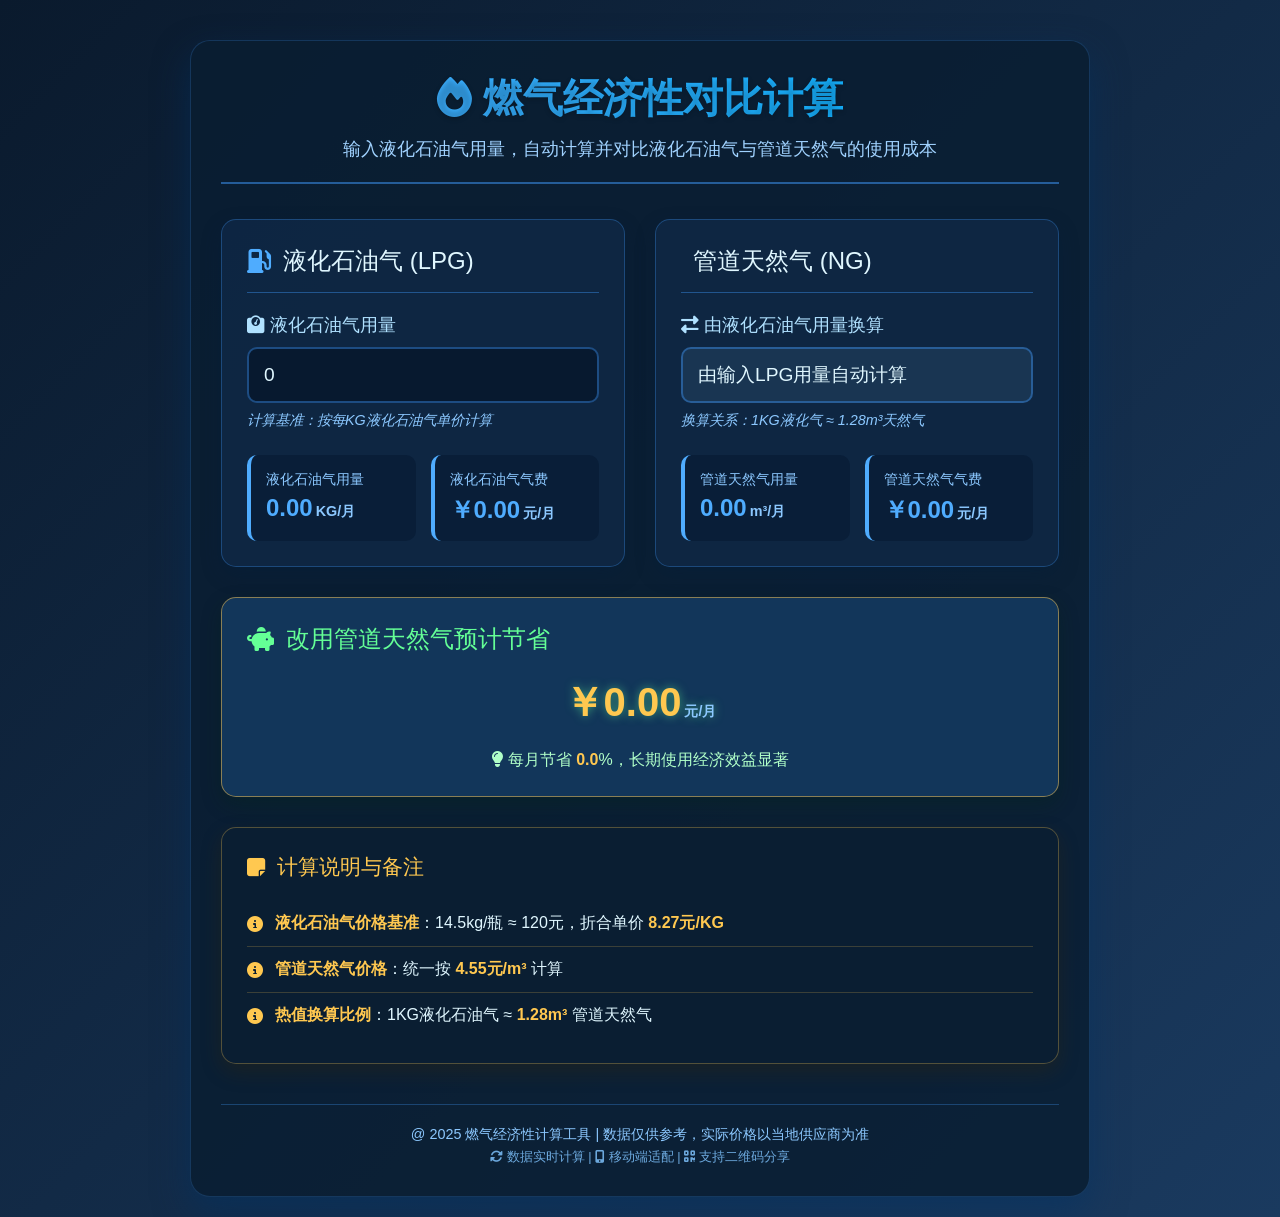
<file: index.html>
<!DOCTYPE html>
<html lang="zh-CN">
<head>
    <meta http-equiv="Content-Type" content="text/html; charset=utf-8" />
    <meta charset="utf-8">
    <!-- 上面一行是标准写法，下面一行是针对旧IE的强声明 -->
    <!--[if IE]><meta http-equiv="X-UA-Compatible" content="IE=edge,chrome=1"><![endif]-->
    <meta name="viewport" content="width=device-width, initial-scale=1.0">
    <title>燃气经济性对比计算</title>
    <link rel="stylesheet" href="https://cdnjs.cloudflare.com/ajax/libs/font-awesome/6.4.0/css/all.min.css">
    <style>
        * {
            margin: 0;
            padding: 0;
            box-sizing: border-box;
            font-family: 'Segoe UI', 'Microsoft YaHei', sans-serif;
        }
        
        body {
            background: linear-gradient(135deg, #0a1a2d 0%, #1a3a5f 100%);
            color: #e0f7ff;
            min-height: 100vh;
            padding: 20px;
            display: flex;
            flex-direction: column;
            align-items: center;
        }
        
        .container {
            width: 100%;
            max-width: 900px;
            background: rgba(10, 30, 50, 0.85);
            border-radius: 20px;
            padding: 30px;
            box-shadow: 0 15px 35px rgba(0, 50, 100, 0.5);
            border: 1px solid rgba(64, 156, 255, 0.2);
            margin-top: 20px;
        }
        
        .header {
            text-align: center;
            margin-bottom: 35px;
            padding-bottom: 20px;
            border-bottom: 2px solid rgba(64, 156, 255, 0.5);
        }
        
        .header h1 {
            font-size: 2.5rem;
            margin-bottom: 10px;
            background: linear-gradient(90deg, #4facfe 0%, #00b3ff 100%);
            -webkit-background-clip: text;
            background-clip: text;
            color: transparent;
            text-shadow: 0 2px 5px rgba(0, 0, 0, 0.2);
        }
        
        .header p {
            color: #a0d2ff;
            font-size: 1.1rem;
            max-width: 700px;
            margin: 0 auto;
            line-height: 1.5;
        }
        
        .calculator-grid {
            display: grid;
            grid-template-columns: repeat(auto-fit, minmax(400px, 1fr));
            gap: 30px;
            margin-bottom: 30px;
        }
        
        .card {
            background: rgba(15, 40, 70, 0.8);
            border-radius: 15px;
            padding: 25px;
            border: 1px solid rgba(64, 156, 255, 0.3);
            transition: all 0.3s ease;
            box-shadow: 0 8px 20px rgba(0, 30, 60, 0.3);
        }
        
        .card:hover {
            transform: translateY(-5px);
            border-color: rgba(64, 156, 255, 0.6);
            box-shadow: 0 12px 25px rgba(0, 40, 80, 0.4);
        }
        
        .card-title {
            display: flex;
            align-items: center;
            font-size: 1.5rem;
            margin-bottom: 20px;
            padding-bottom: 15px;
            border-bottom: 1px solid rgba(64, 156, 255, 0.4);
        }
        
        .card-title i {
            margin-right: 12px;
            color: #4facfe;
        }
        
        .input-group {
            margin-bottom: 25px;
        }
        
        .input-group label {
            display: block;
            margin-bottom: 10px;
            color: #b0e1ff;
            font-weight: 500;
            font-size: 1.1rem;
        }
        
        .input-group input {
            width: 100%;
            padding: 15px;
            background: rgba(5, 20, 40, 0.7);
            border: 2px solid rgba(64, 156, 255, 0.4);
            border-radius: 10px;
            color: #e0f7ff;
            font-size: 1.2rem;
            transition: all 0.3s;
        }
        
        .input-group input:focus {
            outline: none;
            border-color: #4facfe;
            box-shadow: 0 0 0 3px rgba(79, 172, 254, 0.2);
        }
        
        .result-grid {
            display: grid;
            grid-template-columns: repeat(2, 1fr);
            gap: 15px;
            margin-top: 20px;
        }
        
        .result-item {
            background: rgba(5, 25, 50, 0.6);
            padding: 15px;
            border-radius: 10px;
            border-left: 4px solid #4facfe;
        }
        
        .result-label {
            font-size: 0.9rem;
            color: #8cc8ff;
            margin-bottom: 5px;
        }
        
        .result-value {
            font-size: 1.5rem;
            font-weight: 700;
            color: #4facfe;
        }
        
        .result-unit {
            font-size: 0.9rem;
            color: #8cc8ff;
            margin-left: 3px;
        }
        
        .savings-card {
            background: rgba(20, 60, 100, 0.8);
            border-radius: 15px;
            padding: 25px;
            border: 1px solid rgba(100, 255, 150, 0.3);
            margin-bottom: 30px;
            box-shadow: 0 8px 20px rgba(0, 40, 20, 0.3);
        }
        
        .savings-title {
            color: #64ff96;
            font-size: 1.5rem;
            margin-bottom: 20px;
            display: flex;
            align-items: center;
        }
        
        .savings-title i {
            margin-right: 12px;
        }
        
        .savings-value {
            font-size: 2.5rem;
            font-weight: 800;
            text-align: center;
            margin: 20px 0;
            color: #64ff96;
            text-shadow: 0 0 10px rgba(100, 255, 150, 0.5);
        }
        
        .notes {
            background: rgba(10, 30, 50, 0.9);
            border-radius: 15px;
            padding: 25px;
            border: 1px solid rgba(255, 200, 80, 0.3);
            box-shadow: 0 8px 20px rgba(60, 40, 0, 0.3);
        }
        
        .notes-title {
            color: #ffc850;
            font-size: 1.3rem;
            margin-bottom: 20px;
            display: flex;
            align-items: center;
        }
        
        .notes-title i {
            margin-right: 12px;
        }
        
        .notes-list {
            list-style-type: none;
        }
        
        .notes-list li {
            padding: 12px 0;
            border-bottom: 1px solid rgba(255, 200, 80, 0.2);
            display: flex;
            align-items: flex-start;
        }
        
        .notes-list li:last-child {
            border-bottom: none;
        }
        
        .notes-list i {
            color: #ffc850;
            margin-right: 12px;
            margin-top: 3px;
        }
        
        .footer {
            text-align: center;
            margin-top: 40px;
            color: #8cc8ff;
            font-size: 0.9rem;
            padding-top: 20px;
            border-top: 1px solid rgba(64, 156, 255, 0.3);
            width: 100%;
        }
        
        @media (max-width: 768px) {
            .calculator-grid {
                grid-template-columns: 1fr;
            }
            
            .container {
                padding: 20px;
            }
            
            .header h1 {
                font-size: 2rem;
            }
        }
        
        @media (max-width: 480px) {
            .result-grid {
                grid-template-columns: 1fr;
            }
            
            .savings-value {
                font-size: 2rem;
            }
        }
        
        .highlight {
            color: #ffc850;
            font-weight: 600;
        }
        
        .formula-note {
            font-size: 0.9rem;
            color: #8cc8ff;
            margin-top: 8px;
            font-style: italic;
        }
    </style>
</head>
<body>
    <div class="container">
        <div class="header">
            <h1><i class="fas fa-fire"></i> 燃气经济性对比计算</h1>
            <p>输入液化石油气用量，自动计算并对比液化石油气与管道天然气的使用成本</p>
        </div>
        
        <div class="calculator-grid">
            <div class="card">
                <div class="card-title">
                    <i class="fas fa-gas-pump"></i> 液化石油气 (LPG)
                </div>
                
                <div class="input-group">
                    <label for="lpgAmount"><i class="fas fa-weight"></i> 液化石油气用量</label>
                    <input type="number" id="lpgAmount" placeholder="请输入每月使用量（KG）" min="0" step="0.1">
                    <div class="formula-note">计算基准：按每KG液化石油气单价计算</div>
                </div>
                
                <div class="result-grid">
                    <div class="result-item">
                        <div class="result-label">液化石油气用量</div>
                        <div class="result-value"><span id="lpgAmountResult">0</span><span class="result-unit">KG/月</span></div>
                    </div>
                    <div class="result-item">
                        <div class="result-label">液化石油气气费</div>
                        <div class="result-value">￥<span id="lpgCostResult">0.00</span><span class="result-unit">元/月</span></div>
                    </div>
                </div>
            </div>
            
            <div class="card">
                <div class="card-title">
                    <i class="fas fa-pipe"></i> 管道天然气 (NG)
                </div>
                
                <div class="input-group">
                    <label><i class="fas fa-exchange-alt"></i> 由液化石油气用量换算</label>
                    <input type="text" value="由输入LPG用量自动计算" disabled style="background: rgba(30, 60, 90, 0.7);">
                    <div class="formula-note">换算关系：1KG液化气 ≈ 1.28m³天然气</div>
                </div>
                
                <div class="result-grid">
                    <div class="result-item">
                        <div class="result-label">管道天然气用量</div>
                        <div class="result-value"><span id="ngAmountResult">0</span><span class="result-unit">m³/月</span></div>
                    </div>
                    <div class="result-item">
                        <div class="result-label">管道天然气气费</div>
                        <div class="result-value">￥<span id="ngCostResult">0.00</span><span class="result-unit">元/月</span></div>
                    </div>
                </div>
            </div>
        </div>
        
        <div class="savings-card">
            <div class="savings-title">
                <i class="fas fa-piggy-bank"></i> 改用管道天然气预计节省
            </div>
            <div class="savings-value">￥<span id="savingsResult">0.00</span><span class="result-unit">元/月</span></div>
            <div style="text-align: center; color: #b0ffc8;">
                <i class="fas fa-lightbulb"></i> 每月节省 <span class="highlight" id="savingsPercent">0</span>%，长期使用经济效益显著
            </div>
        </div>
        
        <div class="notes">
            <div class="notes-title">
                <i class="fas fa-sticky-note"></i> 计算说明与备注
            </div>
            <ul class="notes-list">
                <li>
                    <i class="fas fa-info-circle"></i>
                    <div>
                        <span class="highlight">液化石油气价格基准</span>：14.5kg/瓶 ≈ 120元，折合单价 <span class="highlight">8.27元/KG</span>
                    </div>
                </li>
                <li>
                    <i class="fas fa-info-circle"></i>
                    <div>
                        <span class="highlight">管道天然气价格</span>：统一按 <span class="highlight">4.55元/m³</span> 计算
                    </div>
                </li>
                <li>
                    <i class="fas fa-info-circle"></i>
                    <div>
                        <span class="highlight">热值换算比例</span>：1KG液化石油气 ≈ <span class="highlight">1.28m³</span> 管道天然气
                    </div>
                </li>
            </ul>
        </div>
        
        <div class="footer">
            <p>@ 2025 燃气经济性计算工具 | 数据仅供参考，实际价格以当地供应商为准</p>
            <p style="margin-top: 5px; font-size: 0.8rem; color: #6ca8dd;">
                <i class="fas fa-sync-alt"></i> 数据实时计算 | <i class="fas fa-mobile-alt"></i> 移动端适配 | <i class="fas fa-qrcode"></i> 支持二维码分享
            </p>
        </div>
    </div>

    <script>
        // 获取输入元素和结果元素
        const lpgAmountInput = document.getElementById('lpgAmount');
        const lpgAmountResult = document.getElementById('lpgAmountResult');
        const lpgCostResult = document.getElementById('lpgCostResult');
        const ngAmountResult = document.getElementById('ngAmountResult');
        const ngCostResult = document.getElementById('ngCostResult');
        const savingsResult = document.getElementById('savingsResult');
        const savingsPercent = document.getElementById('savingsPercent');
        
        // 计算常数
        const LPG_PRICE_PER_KG = 8.27; // 液化石油气单价：元/KG
        const NG_PRICE_PER_CUBIC = 4.55; // 管道天然气单价：元/m³
        const CONVERSION_RATE = 1.28; // 1KG液化石油气 ≈ 1.28m3天然气
        
        // 格式化数字，保留两位小数
        function formatNumber(num) {
            return num.toFixed(2).replace(/\B(?=(\d{3})+(?!\d))/g, ',');
        }
        
        // 计算并更新所有结果
        function calculateResults() {
            // 获取输入值，如果为空或无效则设为0
            const lpgAmount = parseFloat(lpgAmountInput.value) || 0;
            
            // 液化石油气计算结果
            const lpgCost = lpgAmount * LPG_PRICE_PER_KG;
            
            // 管道天然气计算结果
            const ngAmount = lpgAmount * CONVERSION_RATE;
            const ngCost = ngAmount * NG_PRICE_PER_CUBIC;
            
            // 节省费用计算
            const savings = lpgCost - ngCost;
            const savingsPercentage = lpgCost > 0 ? ((savings / lpgCost) * 100) : 0;
            
            // 更新页面显示
            lpgAmountResult.textContent = formatNumber(lpgAmount);
            lpgCostResult.textContent = formatNumber(lpgCost);
            ngAmountResult.textContent = formatNumber(ngAmount);
            ngCostResult.textContent = formatNumber(ngCost);
            savingsResult.textContent = formatNumber(savings);
            savingsPercent.textContent = savingsPercentage.toFixed(1);
            
            // 根据节省费用调整颜色
            const savingsElement = document.querySelector('.savings-value');
            if (savings > 0) {
                savingsElement.style.color = '#64ff96';
                document.querySelector('.savings-card').style.borderColor = 'rgba(100, 255, 150, 0.5)';
            } else if (savings < 0) {
                savingsElement.style.color = '#ff6464';
                document.querySelector('.savings-card').style.borderColor = 'rgba(255, 100, 100, 0.5)';
            } else {
                savingsElement.style.color = '#ffc850';
                document.querySelector('.savings-card').style.borderColor = 'rgba(255, 200, 80, 0.5)';
            }
        }
        
        // 添加输入事件监听
        lpgAmountInput.addEventListener('input', calculateResults);
        
        // 添加键盘快捷键支持
        document.addEventListener('keydown', function(event) {
            // Ctrl + R 重置输入
            if (event.ctrlKey && event.key === 'r') {
                event.preventDefault();
                lpgAmountInput.value = '';
                calculateResults();
            }
            
            // 上/下箭头增加/减少输入值
            if (event.target === lpgAmountInput) {
                if (event.key === 'ArrowUp') {
                    event.preventDefault();
                    const currentValue = parseFloat(lpgAmountInput.value) || 0;
                    lpgAmountInput.value = currentValue + 1;
                    calculateResults();
                } else if (event.key === 'ArrowDown') {
                    event.preventDefault();
                    const currentValue = parseFloat(lpgAmountInput.value) || 0;
                    lpgAmountInput.value = Math.max(0, currentValue - 1);
                    calculateResults();
                }
            }
        });
        
        // 页面加载时初始化计算
        document.addEventListener('DOMContentLoaded', function() {
            // 设置一个示例初始值，方便演示
            lpgAmountInput.value = '0';
            calculateResults();
            
            // 添加输入框焦点效果
            lpgAmountInput.addEventListener('focus', function() {
                this.select();
            });
        });
        
        // 添加移动端触摸支持
        let touchStartY = 0;
        lpgAmountInput.addEventListener('touchstart', function(event) {
            touchStartY = event.touches[0].clientY;
        });
        
        lpgAmountInput.addEventListener('touchend', function(event) {
            const touchEndY = event.changedTouches[0].clientY;
            const diff = touchStartY - touchEndY;
            const currentValue = parseFloat(lpgAmountInput.value) || 0;
            
            // 如果上下滑动距离大于10px，则调整数值
            if (Math.abs(diff) > 10) {
                if (diff > 0) {
                    // 向上滑动，增加数值
                    lpgAmountInput.value = currentValue + 1;
                } else {
                    // 向下滑动，减少数值
                    lpgAmountInput.value = Math.max(0, currentValue - 1);
                }
                calculateResults();
            }
        });
    </script>
</body>
</html>
</file>
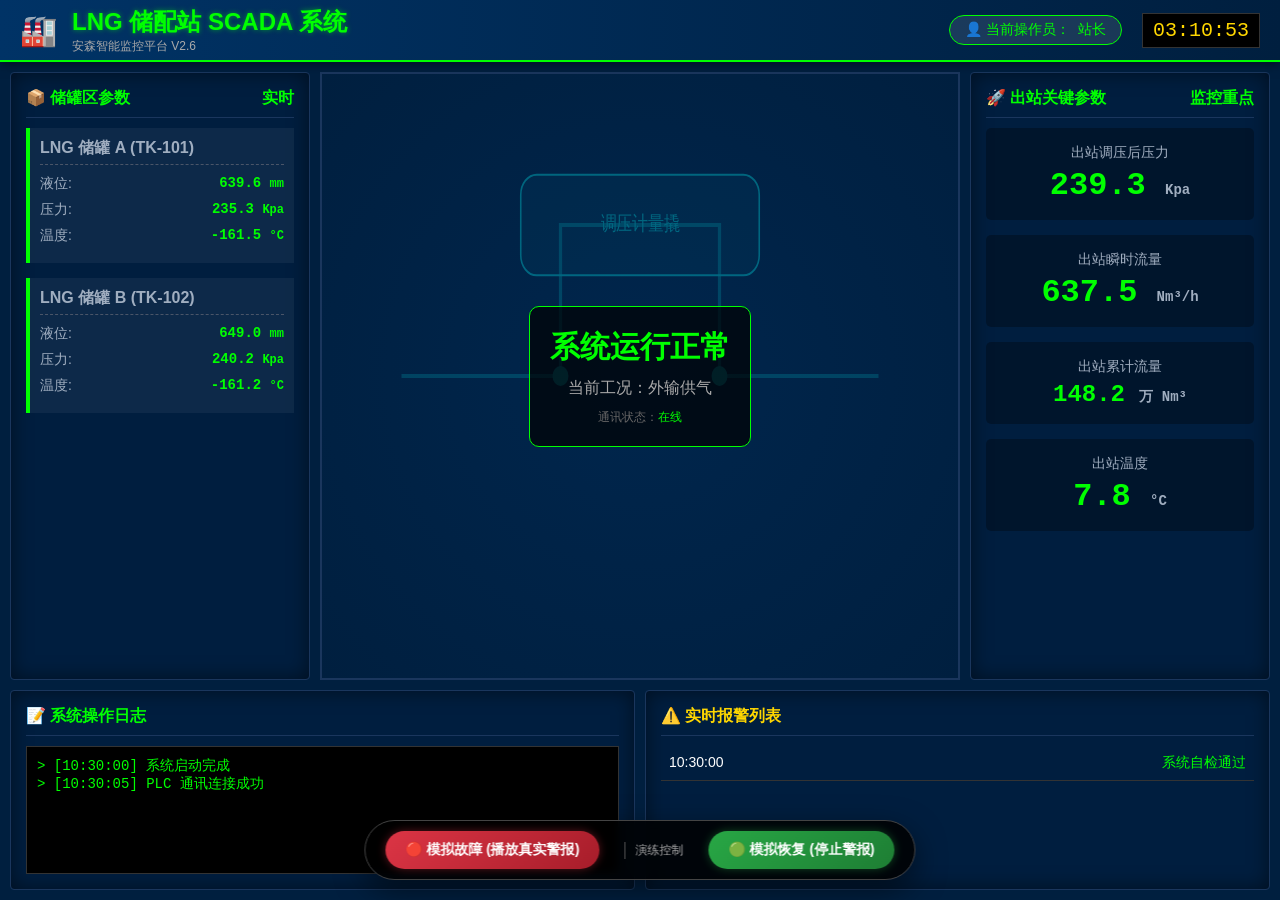
<file: scada_monitor_v7.html>
﻿<!DOCTYPE html>
<html lang="zh-CN">
<head>
    <meta charset="UTF-8">
    <meta name="viewport" content="width=device-width, initial-scale=1.0">
    <title>LNG 储配站 SCADA 监控系统 (真实警报版)</title>
    <style>
        :root {
            --bg-color: #001f3f;
            --panel-bg: rgba(0, 31, 63, 0.8);
            --text-main: #ffffff;
            --text-dim: #a0aec0;
            --success: #00ff00;
            --warning: #ffd700;
            --danger: #ff0000;
            --pipe-active: #00ffff;
            --border: #2d3748;
        }

        body {
            margin: 0;
            padding: 0;
            background-color: var(--bg-color);
            color: var(--text-main);
            font-family: "Segoe UI", "Microsoft YaHei", sans-serif;
            overflow: hidden;
            height: 100vh;
            display: flex;
            flex-direction: column;
            transition: background-color 0.5s;
        }

        header {
            height: 60px;
            background: linear-gradient(to right, #003366, #001f3f);
            border-bottom: 2px solid var(--success);
            display: flex;
            align-items: center;
            justify-content: space-between;
            padding: 0 20px;
            box-shadow: 0 2px 10px rgba(0,0,0,0.5);
            z-index: 100;
        }

        .logo-area { display: flex; align-items: center; gap: 15px; }
        .logo-text { font-size: 24px; font-weight: bold; color: var(--success); text-shadow: 0 0 5px rgba(0, 255, 0, 0.5); }
        .header-right { display: flex; align-items: center; gap: 20px; }
        
        .operator-badge {
            background: rgba(255,255,255,0.1);
            padding: 5px 15px;
            border-radius: 20px;
            border: 1px solid var(--success);
            font-size: 14px;
            color: var(--success);
            display: flex;
            align-items: center;
            gap: 8px;
            transition: all 0.3s;
        }
        .operator-badge.alarm {
            border-color: var(--danger);
            color: var(--danger);
            background: rgba(255,0,0,0.2);
            animation: blink-border 1s infinite;
        }

        .system-time {
            font-family: "Courier New", monospace;
            font-size: 20px;
            color: var(--warning);
            background: #000;
            padding: 5px 10px;
            border: 1px solid #333;
        }

        .main-layout {
            display: grid;
            grid-template-columns: 300px 1fr 300px;
            grid-template-rows: 1fr 200px;
            gap: 10px;
            padding: 10px;
            flex: 1;
        }

        .panel {
            background: var(--panel-bg);
            border: 1px solid #1a365d;
            border-radius: 4px;
            padding: 15px;
            display: flex;
            flex-direction: column;
            box-shadow: inset 0 0 20px rgba(0,0,0,0.5);
        }

        .panel-title {
            font-size: 16px;
            color: var(--success);
            border-bottom: 1px solid #1a365d;
            padding-bottom: 8px;
            margin-bottom: 10px;
            font-weight: bold;
            display: flex;
            justify-content: space-between;
        }

        .tank-group { grid-row: 1 / 2; grid-column: 1 / 2; }
        .tank-card {
            background: rgba(255,255,255,0.05);
            margin-bottom: 15px;
            padding: 10px;
            border-left: 4px solid var(--success);
            transition: border-color 0.3s;
        }
        .tank-card h3 { margin: 0 0 10px 0; font-size: 16px; color: var(--text-dim); border-bottom: 1px dashed #4a5568; padding-bottom: 5px; }
        .data-row { display: flex; justify-content: space-between; margin-bottom: 8px; font-size: 14px; }
        .data-label { color: var(--text-dim); }
        .data-value { font-family: "Courier New", monospace; font-weight: bold; color: var(--success); transition: color 0.3s; }

        .process-view {
            grid-row: 1 / 2; grid-column: 2 / 3;
            position: relative;
            background: radial-gradient(circle at center, #00264d 0%, #001f3f 100%);
            border: 2px solid #1a365d;
            display: flex;
            justify-content: center;
            align-items: center;
            overflow: hidden;
        }
        .svg-bg { width: 100%; height: 100%; position: absolute; top: 0; left: 0; opacity: 0.3; }
        .process-status {
            z-index: 10;
            text-align: center;
            background: rgba(0,0,0,0.7);
            padding: 20px;
            border-radius: 10px;
            border: 1px solid var(--success);
            transition: border-color 0.3s;
        }
        .big-status { font-size: 30px; font-weight: bold; color: var(--success); margin-bottom: 10px; transition: color 0.3s; }

        .outlet-group { grid-row: 1 / 2; grid-column: 3 / 4; }
        .kpi-box {
            background: rgba(0,0,0,0.3);
            padding: 15px;
            margin-bottom: 15px;
            border-radius: 5px;
            text-align: center;
            border: 1px solid transparent;
            transition: all 0.3s;
        }
        .kpi-label { font-size: 14px; color: var(--text-dim); margin-bottom: 5px; }
        .kpi-value { font-size: 32px; font-weight: bold; font-family: "Courier New", monospace; color: var(--success); transition: color 0.3s; }
        .kpi-unit { font-size: 14px; color: var(--text-dim); }

        .bottom-panel { grid-row: 2 / 3; grid-column: 1 / 4; display: grid; grid-template-columns: 1fr 1fr; gap: 10px; }
        .log-box {
            background: #000; color: #0f0; font-family: "Courier New", monospace; font-size: 14px;
            padding: 10px; overflow-y: auto; border: 1px solid #333; height: 100%; box-sizing: border-box;
        }
        .alarm-list { list-style: none; padding: 0; margin: 0; height: 100%; overflow-y: auto; }
        .alarm-item { padding: 8px; border-bottom: 1px solid #333; display: flex; justify-content: space-between; font-size: 14px; }
        .alarm-crit { color: var(--danger); font-weight: bold; }
        .alarm-warn { color: var(--warning); }
        .alarm-info { color: var(--success); }

        /* 报警状态样式 */
        body.alarm-mode { background-color: #1a0505; }
        body.alarm-mode header { border-bottom-color: var(--danger); background: linear-gradient(to right, #660000, #001f3f); }
        body.alarm-mode .data-value.critical, body.alarm-mode .kpi-value.critical { color: var(--danger); animation: blink-text 1s infinite; }
        body.alarm-mode .kpi-box.critical-border { border-color: var(--danger); background: rgba(255, 0, 0, 0.15); box-shadow: 0 0 15px rgba(255,0,0,0.3); }
        body.alarm-mode .big-status { color: var(--danger); animation: blink-text 0.5s infinite; }
        body.alarm-mode .process-status { border-color: var(--danger); }
        body.alarm-mode .tank-card { border-left-color: var(--danger); }

        @keyframes blink-text { 0%, 100% { opacity: 1; } 50% { opacity: 0.4; } }
        @keyframes blink-border { 0%, 100% { border-color: var(--danger); } 50% { border-color: transparent; } }

        #popup-alert {
            display: none;
            position: fixed; top: 50%; left: 50%; transform: translate(-50%, -50%);
            background: rgba(100, 0, 0, 0.95); color: white; padding: 40px;
            border-radius: 10px; text-align: center; z-index: 9999;
            box-shadow: 0 0 50px rgba(255,0,0,0.8); border: 4px solid var(--danger);
            animation: popIn 0.3s cubic-bezier(0.175, 0.885, 0.32, 1.275);
        }
        @keyframes popIn { from { transform: translate(-50%, -50%) scale(0.5); opacity: 0; } to { transform: translate(-50%, -50%) scale(1); opacity: 1; } }

        #control-bar {
            position: fixed; bottom: 20px; left: 50%; transform: translateX(-50%);
            background: rgba(0, 0, 0, 0.85); padding: 10px 20px; border-radius: 50px;
            border: 1px solid #444; display: flex; gap: 15px; z-index: 10000;
            backdrop-filter: blur(5px); box-shadow: 0 10px 30px rgba(0,0,0,0.5);
        }
        .ctrl-btn {
            padding: 10px 20px; border: none; border-radius: 25px; font-size: 14px;
            font-weight: bold; cursor: pointer; display: flex; align-items: center; gap: 8px;
            transition: transform 0.2s, box-shadow 0.2s; color: white;
        }
        .ctrl-btn:hover { transform: translateY(-2px); box-shadow: 0 5px 15px rgba(0,0,0,0.3); }
        .btn-alarm { background: linear-gradient(135deg, #dc3545, #a71d2a); box-shadow: 0 0 10px rgba(220, 53, 69, 0.4); }
        .btn-normal { background: linear-gradient(135deg, #28a745, #1e7e34); box-shadow: 0 0 10px rgba(40, 167, 69, 0.4); }
        .ctrl-label { font-size: 12px; color: #aaa; align-self: center; margin: 0 10px; border-left: 1px solid #555; padding-left: 10px; }
        
        #audio-hint {
            position: fixed; top: 70px; right: 20px; background: rgba(255, 255, 0, 0.2);
            border: 1px solid var(--warning); color: var(--warning); padding: 5px 10px;
            border-radius: 5px; font-size: 12px; display: none; z-index: 999;
        }
    </style>
</head>
<body>

    <div id="audio-hint">🔊 请点击页面任意位置以启用真实警报声音</div>

    <header>
        <div class="logo-area">
            <div style="font-size:30px;">🏭</div>
            <div>
                <div class="logo-text">LNG 储配站 SCADA 系统</div>
                <div style="font-size:12px; color:#aaa;">安森智能监控平台 V2.6</div>
            </div>
        </div>
        <div class="header-right">
            <div class="operator-badge" id="operator-badge">
                👤 当前操作员：<span id="operator-name">站长</span>
            </div>
            <div class="system-time" id="clock">10:39:32</div>
        </div>
    </header>

    <div class="main-layout">
        <!-- 左侧 -->
        <div class="panel tank-group">
            <div class="panel-title"><span>📦 储罐区参数</span><span>实时</span></div>
            <div class="tank-card">
                <h3>LNG 储罐 A (TK-101)</h3>
                <div class="data-row"><span class="data-label">液位:</span><span class="data-value" id="tank-a-level">639.6 <span style="font-size:12px">mm</span></span></div>
                <div class="data-row"><span class="data-label">压力:</span><span class="data-value" id="tank-a-pressure">235.3 <span style="font-size:12px">Kpa</span></span></div>
                <div class="data-row"><span class="data-label">温度:</span><span class="data-value" id="tank-a-temp">-161.5 <span style="font-size:12px">°C</span></span></div>
            </div>
            <div class="tank-card">
                <h3>LNG 储罐 B (TK-102)</h3>
                <div class="data-row"><span class="data-label">液位:</span><span class="data-value" id="tank-b-level">649.0 <span style="font-size:12px">mm</span></span></div>
                <div class="data-row"><span class="data-label">压力:</span><span class="data-value" id="tank-b-pressure">240.2 <span style="font-size:12px">Kpa</span></span></div>
                <div class="data-row"><span class="data-label">温度:</span><span class="data-value" id="tank-b-temp">-161.2 <span style="font-size:12px">°C</span></span></div>
            </div>
        </div>

        <!-- 中间 -->
        <div class="process-view">
            <svg class="svg-bg" viewBox="0 0 800 600" preserveAspectRatio="none">
                <path d="M100,300 L300,300 L300,150 L500,150 L500,300 L700,300" stroke="#00ffff" stroke-width="4" fill="none" opacity="0.5"/>
                <circle cx="300" cy="300" r="10" fill="#00ffff"/>
                <circle cx="500" cy="300" r="10" fill="#00ffff"/>
                <rect x="250" y="100" width="300" height="100" rx="20" fill="rgba(0,255,255,0.1)" stroke="#00ffff" stroke-width="2"/>
                <text x="400" y="155" text-anchor="middle" fill="#00ffff" font-size="20">调压计量撬</text>
            </svg>
            <div class="process-status">
                <div class="big-status" id="sys-big-status">系统运行正常</div>
                <div style="color:#aaa;">当前工况：外输供气</div>
                <div style="margin-top:10px; font-size:12px; color:#666;">通讯状态：<span id="comm-status" style="color:var(--success)">在线</span></div>
            </div>
        </div>

        <!-- 右侧 -->
        <div class="panel outlet-group">
            <div class="panel-title"><span>🚀 出站关键参数</span><span>监控重点</span></div>
            <div class="kpi-box" id="box-out-pressure">
                <div class="kpi-label">出站调压后压力</div>
                <div class="kpi-value" id="val-out-pressure">239.3 <span class="kpi-unit">Kpa</span></div>
            </div>
            <div class="kpi-box">
                <div class="kpi-label">出站瞬时流量</div>
                <div class="kpi-value" id="val-out-flow">635.8 <span class="kpi-unit">Nm³/h</span></div>
            </div>
            <div class="kpi-box">
                <div class="kpi-label">出站累计流量</div>
                <div class="kpi-value" style="font-size:24px;" id="val-total-flow">148.2 <span class="kpi-unit">万 Nm³</span></div>
            </div>
            <div class="kpi-box">
                <div class="kpi-label">出站温度</div>
                <div class="kpi-value" id="val-out-temp">7.8 <span class="kpi-unit">°C</span></div>
            </div>
        </div>

        <!-- 底部 -->
        <div class="bottom-panel">
            <div class="panel">
                <div class="panel-title">📝 系统操作日志</div>
                <div class="log-box" id="sys-log">
                    > [10:30:00] 系统启动完成<br>
                    > [10:30:05] PLC 通讯连接成功<br>
                </div>
            </div>
            <div class="panel">
                <div class="panel-title" style="color:var(--warning);">⚠️ 实时报警列表</div>
                <ul class="alarm-list" id="alarm-list">
                    <li class="alarm-item"><span>10:30:00</span> <span class="alarm-info">系统自检通过</span></li>
                </ul>
            </div>
        </div>
    </div>

    <div id="popup-alert">
        <h1 style="margin:0; font-size:40px;">⚠️ 严重工艺报警 ⚠️</h1>
        <p style="font-size:24px; margin:20px 0;">出站压力过低！<br>数据异常！</p>
        <p style="color:#ffaaaa;">请立即执行应急预案！</p>
    </div>

    <div id="control-bar">
        <button class="ctrl-btn btn-alarm" onclick="triggerAlarm()">
            🔴 模拟故障 (播放真实警报)
        </button>
        <span class="ctrl-label">演练控制</span>
        <button class="ctrl-btn btn-normal" onclick="restoreNormal()">
            🟢 模拟恢复 (停止警报)
        </button>
    </div>

    <!-- 
      核心修改：使用 HTML5 Audio 标签加载真实 MP3 
      这里使用了一个公开的工业警报音效链接。
      如果链接失效，您可以将 src 替换为您本地的 mp3 文件路径，例如：src="./alarm.mp3"
    -->
    <audio id="real-alarm-audio" loop preload="auto">
        <source src="C:\Users\Administrator\Downloads\xm3381.mp3" type="audio/mpeg">
        您的浏览器不支持音频播放。
    </audio>

    <script>
        const CONFIG = {
            outPressureNormal: 239.3,
            outFlowNormal: 635.8,
            operatorName: "站长"
        };
        document.getElementById('operator-name').innerText = CONFIG.operatorName;

        let isAlarm = false;
        let audioEl = document.getElementById('real-alarm-audio');
        let isAudioInitialized = false;

        const els = {
            outPressure: document.getElementById('val-out-pressure'),
            outFlow: document.getElementById('val-out-flow'),
            boxOutPressure: document.getElementById('box-out-pressure'),
            sysBigStatus: document.getElementById('sys-big-status'),
            commStatus: document.getElementById('comm-status'),
            popup: document.getElementById('popup-alert'),
            log: document.getElementById('sys-log'),
            alarmList: document.getElementById('alarm-list'),
            clock: document.getElementById('clock'),
            operatorBadge: document.getElementById('operator-badge'),
            audioHint: document.getElementById('audio-hint')
        };

        // 初始化音频 (必须在用户交互后)
        function initAudio() {
            if (isAudioInitialized) return;
            // 尝试加载音频
            audioEl.load();
            isAudioInitialized = true;
            els.audioHint.style.display = 'none';
            console.log("✅ 真实警报音频已就绪");
        }

        function startRealAlarmSound() {
            if (!isAudioInitialized) {
                initAudio();
                // 如果还没准备好，稍后重试
                setTimeout(startRealAlarmSound, 500);
                return;
            }

            // 播放真实录音
            audioEl.currentTime = 0;
            audioEl.volume = 1.0; // 最大音量
            
            const playPromise = audioEl.play();
            if (playPromise !== undefined) {
                playPromise.then(_ => {
                    console.log("🔊 真实警报播放中...");
                }).catch(error => {
                    console.error("❌ 自动播放被阻止或音频加载失败:", error);
                    alert("无法播放真实警报声音。\n可能原因：\n1. 网络连接问题导致音频文件加载失败。\n2. 浏览器策略限制。\n\n建议：请先点击页面任意位置激活音频，或检查网络。");
                });
            }
        }

        function stopRealAlarmSound() {
            audioEl.pause();
            audioEl.currentTime = 0;
            console.log("🔇 警报已停止");
        }

        function init() {
            startClock();
            simulateNormalFluctuation();
            // 全局点击激活音频
            document.body.addEventListener('click', initAudio, { once: true });
            document.body.addEventListener('keydown', initAudio, { once: true });
        }

        function startClock() {
            setInterval(() => {
                const now = new Date();
                els.clock.innerText = now.toLocaleTimeString('en-GB', { hour12: false });
            }, 1000);
        }

        function simulateNormalFluctuation() {
            if (!isAlarm) {
                const fluctuation = (Math.random() - 0.5) * 0.5;
                updateValue(els.outPressure, (CONFIG.outPressureNormal + fluctuation).toFixed(1), 'Kpa');
                updateValue(els.outFlow, (CONFIG.outFlowNormal + Math.random()*2).toFixed(1), 'Nm³/h');
            }
            requestAnimationFrame(simulateNormalFluctuation);
        }

        function updateValue(element, val, unit) {
            element.innerHTML = `${val} <span class="kpi-unit">${unit}</span>`;
        }

        function addLog(msg) {
            const time = new Date().toLocaleTimeString('en-GB', { hour12: false });
            els.log.innerHTML += `> [${time}] ${msg}<br>`;
            els.log.scrollTop = els.log.scrollHeight;
        }

        function addAlarm(msg, type='crit') {
            const time = new Date().toLocaleTimeString('en-GB', { hour12: false });
            const li = document.createElement('li');
            li.className = 'alarm-item';
            let colorClass = type === 'crit' ? 'alarm-crit' : 'alarm-info';
            li.innerHTML = `<span>${time}</span> <span class="${colorClass}">${msg}</span>`;
            els.alarmList.prepend(li);
            if(els.alarmList.children.length > 8) els.alarmList.lastChild.remove();
        }

        // ================= 控制逻辑 =================

        function triggerAlarm() {
            initAudio(); // 确保音频引擎激活
            if (isAlarm) return;
            isAlarm = true;

            // 视觉
            document.body.classList.add('alarm-mode');
            els.popup.style.display = 'block';
            els.sysBigStatus.innerText = "⚠️ 工艺异常 ⚠️";
            els.commStatus.innerText = "离线";
            els.commStatus.style.color = "var(--danger)";
            els.operatorBadge.classList.add('alarm');

            // 数据
            updateValue(els.outPressure, "12.5", 'Kpa'); 
            els.outPressure.classList.add('critical');
            els.boxOutPressure.classList.add('critical-border');
            updateValue(els.outFlow, "0.0", 'Nm³/h');
            els.outFlow.classList.add('critical');

            // 声音：播放真实录音
            startRealAlarmSound();

            // 日志
            addLog("CRITICAL: Outlet pressure low alarm!");
            addAlarm("出站调压后压力低 (12.5 Kpa)", 'crit');
            addAlarm("启动紧急声光报警", 'crit');
        }

        function restoreNormal() {
            if (!isAlarm) return;
            isAlarm = false;

            // 视觉恢复
            document.body.classList.remove('alarm-mode');
            els.popup.style.display = 'none';
            els.sysBigStatus.innerText = "系统运行正常";
            els.commStatus.innerText = "在线";
            els.commStatus.style.color = "var(--success)";
            els.operatorBadge.classList.remove('alarm');

            // 数据恢复
            els.outPressure.classList.remove('critical');
            els.boxOutPressure.classList.remove('critical-border');
            els.outFlow.classList.remove('critical');

            // 声音：停止录音
            stopRealAlarmSound();

            // 日志
            addLog("SYSTEM RESTORED.");
            addAlarm("系统恢复正常", 'info');
        }

        init();
    </script>
</body>
</html>
</file>
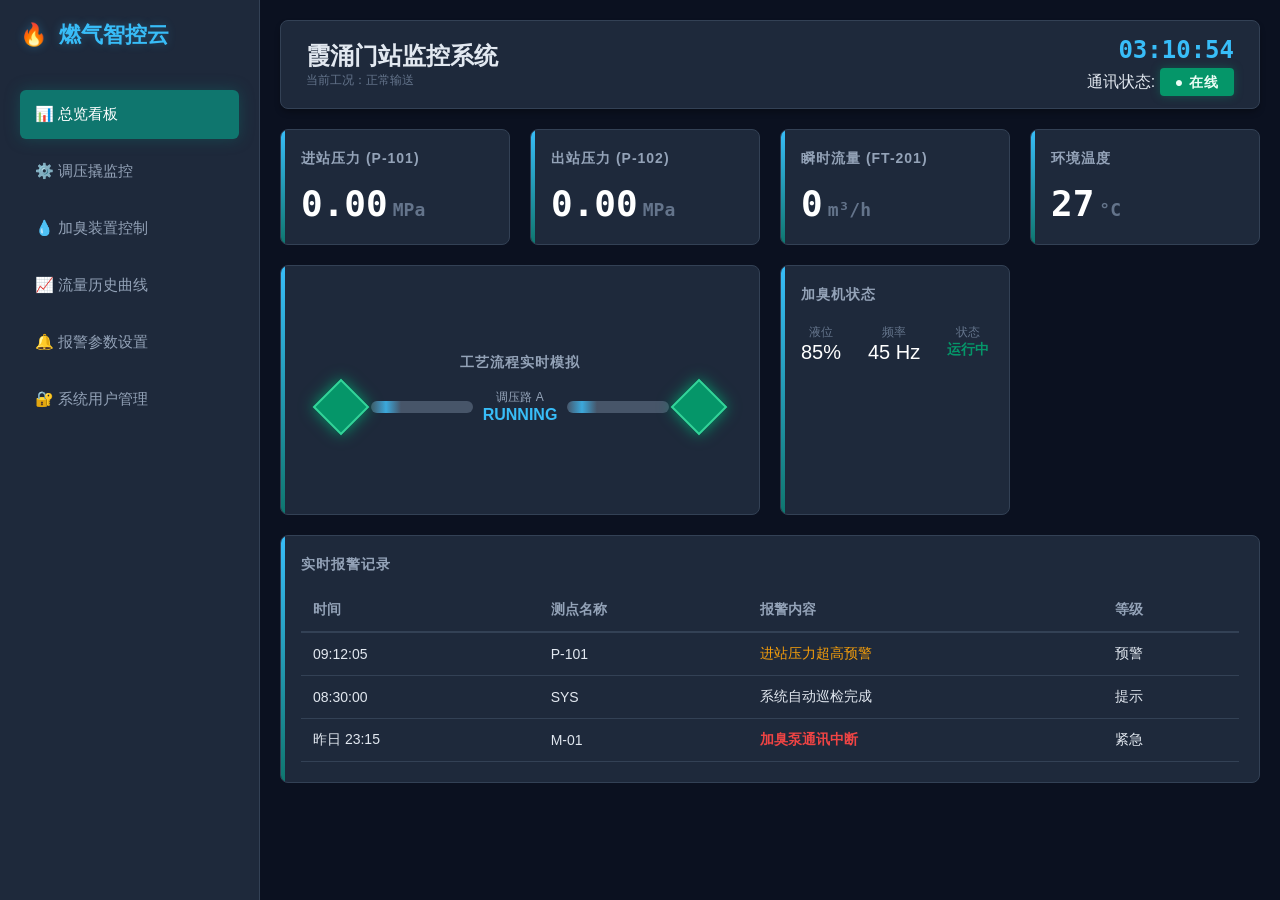
<file: zk2026040301.html>
﻿<!DOCTYPE html>
<html lang="zh-CN">
<head>
    <meta charset="UTF-8">
    <meta name="viewport" content="width=device-width, initial-scale=1.0">
    <title>天然气智能站控系统 - SCADA</title>
    <style>
        /* --- 基础样式 --- */
        * { box-sizing: border-box; margin: 0; padding: 0; }
        body {
            font-family: 'Segoe UI', 'Microsoft YaHei', sans-serif;
            background-color: #0b1120; /* 深邃工业蓝 */
            color: #e2e8f0;
            height: 100vh;
            display: flex;
            overflow: hidden;
        }

        /* --- 侧边栏 --- */
        .sidebar {
            width: 260px;
            background-color: #1e293b;
            border-right: 1px solid #334155;
            display: flex;
            flex-direction: column;
            padding: 20px;
            z-index: 10;
        }

        .logo {
            font-size: 22px;
            font-weight: bold;
            color: #38bdf8;
            margin-bottom: 40px;
            display: flex;
            align-items: center;
            gap: 12px;
            text-shadow: 0 0 10px rgba(56, 189, 248, 0.3);
        }

        .nav-item {
            padding: 15px;
            cursor: pointer;
            border-radius: 6px;
            margin-bottom: 8px;
            transition: all 0.2s;
            color: #94a3b8;
            font-size: 15px;
            display: flex;
            align-items: center;
            gap: 10px;
        }

        .nav-item:hover {
            background-color: #334155;
            color: #fff;
        }

        .nav-item.active {
            background-color: #0f766e; /* 工业绿 */
            color: #fff;
            box-shadow: 0 0 15px rgba(15, 118, 110, 0.4);
        }

        /* --- 主内容区域 --- */
        .main-content {
            flex: 1;
            padding: 20px;
            overflow-y: auto;
            display: flex;
            flex-direction: column;
            gap: 20px;
            position: relative;
        }

        /* --- 顶部状态栏 --- */
        .header {
            display: flex;
            justify-content: space-between;
            align-items: center;
            background-color: #1e293b;
            padding: 15px 25px;
            border-radius: 8px;
            border: 1px solid #334155;
            box-shadow: 0 4px 6px -1px rgba(0, 0, 0, 0.3);
        }

        .status-badge {
            padding: 6px 15px;
            border-radius: 4px;
            font-size: 14px;
            font-weight: bold;
            letter-spacing: 1px;
        }
        .status-normal { background-color: #059669; color: #ecfdf5; box-shadow: 0 0 10px rgba(5, 150, 105, 0.4); }
        .status-alarm { background-color: #dc2626; color: #fef2f2; animation: blink 1s infinite; }

        @keyframes blink { 50% { opacity: 0.8; } }

        /* --- 仪表盘网格 --- */
        .dashboard-grid {
            display: grid;
            grid-template-columns: repeat(4, 1fr);
            gap: 20px;
        }

        /* --- 卡片通用样式 --- */
        .card {
            background-color: #1e293b;
            border-radius: 8px;
            padding: 20px;
            border: 1px solid #334155;
            position: relative;
            overflow: hidden;
        }
        
        /* 卡片左上角装饰线 */
        .card::before {
            content: '';
            position: absolute;
            top: 0;
            left: 0;
            width: 4px;
            height: 100%;
            background: linear-gradient(to bottom, #38bdf8, #0f766e);
        }

        .card h3 {
            margin-bottom: 15px;
            color: #94a3b8;
            font-size: 14px;
            text-transform: uppercase;
            letter-spacing: 1px;
            display: flex;
            justify-content: space-between;
        }

        .kpi-value {
            font-size: 36px;
            font-weight: bold;
            color: #fff;
            font-family: 'Consolas', monospace; /* 等宽字体更像仪表 */
        }
        .kpi-unit { font-size: 18px; color: #64748b; margin-left: 5px; }

        /* --- 模拟流程图区域 --- */
        .process-flow {
            grid-column: span 2;
            display: flex;
            flex-direction: column;
            align-items: center;
            justify-content: center;
            min-height: 250px;
        }

        .pipe-system {
            display: flex;
            align-items: center;
            gap: 10px;
            width: 100%;
            padding: 0 20px;
        }

        .valve {
            width: 40px;
            height: 40px;
            background-color: #475569;
            border: 2px solid #94a3b8;
            transform: rotate(45deg);
            position: relative;
            z-index: 2;
            cursor: pointer;
            transition: 0.3s;
        }
        .valve:hover { background-color: #64748b; }
        .valve.open { background-color: #059669; border-color: #34d399; box-shadow: 0 0 15px #059669; }
        .valve.closed { background-color: #dc2626; border-color: #f87171; }

        .pipe {
            height: 12px;
            background-color: #475569;
            flex-grow: 1;
            border-radius: 6px;
            position: relative;
            overflow: hidden;
        }

        .gas-flow {
            position: absolute;
            top: 0;
            left: 0;
            height: 100%;
            width: 30px;
            background: linear-gradient(90deg, transparent, rgba(56, 189, 248, 0.8), transparent);
            animation: flow 2s infinite linear;
        }

        @keyframes flow {
            0% { transform: translateX(-50px); opacity: 0; }
            50% { opacity: 1; }
            100% { transform: translateX(300px); opacity: 0; }
        }

        /* --- 报警日志 --- */
        .log-container {
            grid-column: span 4;
        }
        
        .log-table {
            width: 100%;
            border-collapse: collapse;
            font-size: 14px;
        }
        .log-table th { text-align: left; color: #94a3b8; padding: 12px; border-bottom: 2px solid #334155; }
        .log-table td { padding: 12px; border-bottom: 1px solid #334155; }
        .level-high { color: #ef4444; font-weight: bold; }
        .level-mid { color: #f59e0b; }

        /* --- 权限拒绝弹窗样式 --- */
        .modal-overlay {
            position: fixed;
            top: 0; left: 0; width: 100%; height: 100%;
            background: rgba(0, 0, 0, 0.7);
            backdrop-filter: blur(4px);
            display: flex;
            justify-content: center;
            align-items: center;
            z-index: 1000;
            opacity: 0;
            pointer-events: none;
            transition: opacity 0.3s;
        }
        .modal-overlay.show {
            opacity: 1;
            pointer-events: auto;
        }
        .modal {
            background: #1e293b;
            border: 1px solid #ef4444;
            padding: 30px;
            border-radius: 10px;
            text-align: center;
            box-shadow: 0 0 30px rgba(239, 68, 68, 0.3);
            max-width: 400px;
        }
        .modal-icon { font-size: 40px; margin-bottom: 15px; display: block; }
        .modal h2 { color: #fff; margin-bottom: 10px; }
        .modal p { color: #94a3b8; margin-bottom: 20px; }
        .modal-btn {
            background: #ef4444;
            color: white;
            border: none;
            padding: 10px 25px;
            border-radius: 5px;
            cursor: pointer;
            font-weight: bold;
        }
        .modal-btn:hover { background: #dc2626; }

    </style>
</head>
<body>

    <!-- 侧边栏菜单 -->
    <nav class="sidebar">
        <div class="logo">
            <span>🔥</span> 燃气智控云
        </div>
        <!-- 所有菜单项都绑定了 checkPermission 函数 -->
        <div class="nav-item active" onclick="checkPermission(this)">📊 总览看板</div>
        <div class="nav-item" onclick="checkPermission(this)">⚙️ 调压撬监控</div>
        <div class="nav-item" onclick="checkPermission(this)">💧 加臭装置控制</div>
        <div class="nav-item" onclick="checkPermission(this)">📈 流量历史曲线</div>
        <div class="nav-item" onclick="checkPermission(this)">🔔 报警参数设置</div>
        <div class="nav-item" onclick="checkPermission(this)">🔐 系统用户管理</div>
    </nav>

    <!-- 主界面 -->
    <main class="main-content">
        
        <!-- 顶部状态 -->
        <header class="header">
            <div>
                <h2>霞涌门站监控系统</h2>
                <p style="color: #64748b; font-size: 12px;">当前工况：正常输送</p>
            </div>
            <div style="text-align: right;">
                <div id="clock" style="font-size: 24px; font-weight: bold; font-family: monospace; color: #38bdf8;">00:00:00</div>
                <div style="margin-top: 8px;">
                    通讯状态: <span id="system-status" class="status-badge status-normal">● 在线</span>
                </div>
            </div>
        </header>

        <!-- 数据网格 -->
        <div class="dashboard-grid">
            
            <!-- 关键参数 -->
            <div class="card">
                <h3>进站压力 (P-101)</h3>
                <div class="kpi-value"><span id="in-pressure">0.00</span><span class="kpi-unit">MPa</span></div>
            </div>

            <div class="card">
                <h3>出站压力 (P-102)</h3>
                <div class="kpi-value"><span id="out-pressure">0.00</span><span class="kpi-unit">MPa</span></div>
            </div>

            <div class="card">
                <h3>瞬时流量 (FT-201)</h3>
                <div class="kpi-value"><span id="flow-rate">0</span><span class="kpi-unit">m³/h</span></div>
            </div>

            <div class="card">
                <h3>环境温度</h3>
                <div class="kpi-value"><span id="temp">27</span><span class="kpi-unit">°C</span></div>
            </div>

            <!-- 流程模拟 -->
            <div class="card process-flow">
                <h3>工艺流程实时模拟</h3>
                <div class="pipe-system">
                    <div class="valve open" id="valve-1" onclick="toggleValve(this)"></div>
                    <div class="pipe"><div class="gas-flow"></div></div>
                    <div style="text-align: center;">
                        <div style="font-size: 12px; color: #94a3b8;">调压路 A</div>
                        <div style="font-weight: bold; color: #38bdf8;">RUNNING</div>
                    </div>
                    <div class="pipe"><div class="gas-flow"></div></div>
                    <div class="valve open" id="valve-2" onclick="toggleValve(this)"></div>
                </div>
            </div>

            <!-- 设备状态 -->
            <div class="card">
                <h3>加臭机状态</h3>
                <div style="display: flex; justify-content: space-between; margin-top: 20px;">
                    <div style="text-align: center;">
                        <div style="color: #64748b; font-size: 12px;">液位</div>
                        <div style="font-size: 20px; color: #fff;">85%</div>
                    </div>
                    <div style="text-align: center;">
                        <div style="color: #64748b; font-size: 12px;">频率</div>
                        <div style="font-size: 20px; color: #fff;">45 Hz</div>
                    </div>
                    <div style="text-align: center;">
                        <div style="color: #64748b; font-size: 12px;">状态</div>
                        <div style="color: #059669; font-size: 14px; font-weight: bold;">运行中</div>
                    </div>
                </div>
            </div>

            <!-- 报警日志 -->
            <div class="card log-container">
                <h3>实时报警记录</h3>
                <table class="log-table">
                    <thead>
                        <tr>
                            <th>时间</th>
                            <th>测点名称</th>
                            <th>报警内容</th>
                            <th>等级</th>
                        </tr>
                    </thead>
                    <tbody id="log-body">
                        <!-- JS 填充 -->
                    </tbody>
                </table>
            </div>
        </div>
    </main>

    <!-- 权限拒绝弹窗 -->
    <div class="modal-overlay" id="permission-modal">
        <div class="modal">
            <span class="modal-icon">🚫</span>
            <h2>访问被拒绝</h2>
            <p>您当前登录的账号（操作员 A）没有权限访问此模块。<br>请联系系统管理员授权。</p>
            <button class="modal-btn" onclick="closeModal()">我知道了</button>
        </div>
    </div>

    <script>
        // --- 1. 权限控制逻辑 ---
        const modal = document.getElementById('permission-modal');

        function checkPermission(element) {
            // 1. 移除其他菜单的激活状态
            document.querySelectorAll('.nav-item').forEach(el => el.classList.remove('active'));
            
            // 2. 激活当前点击的菜单（视觉反馈）
            element.classList.add('active');

            // 3. 弹出权限提示
            modal.classList.add('show');
        }

        function closeModal() {
            modal.classList.remove('show');
        }

        // 阀门点击模拟
        function toggleValve(element) {
            // 这里为了演示，只弹窗，不阻止阀门动作，或者您可以选择阻止动作
            element.classList.toggle('open');
            element.classList.toggle('closed');
        }

        // --- 2. 实时时钟 ---
        function updateClock() {
            const now = new Date();
            document.getElementById('clock').innerText = now.toLocaleTimeString('en-GB');
        }
        setInterval(updateClock, 1000);
        updateClock();

        // --- 3. 模拟天然气数据 ---
        function simulateGasData() {
            // 进站压力：1.5 - 2.5 MPa
            const inP = (1.5 + Math.random()).toFixed(2);
            document.getElementById('in-pressure').innerText = inP;

            // 出站压力：0.2 - 0.4 MPa (调压后)
            const outP = (0.2 + Math.random() * 0.2).toFixed(2);
            document.getElementById('out-pressure').innerText = outP;

            // 流量：2000 - 3000 m3/h
            const flow = Math.floor(2000 + Math.random() * 1000);
            document.getElementById('flow-rate').innerText = flow;
        }
        setInterval(simulateGasData, 2000);

        // --- 4. 模拟报警日志 ---
        const logs = [
            { time: "09:12:05", device: "P-101", msg: "进站压力超高预警", level: "level-mid" },
            { time: "08:30:00", device: "SYS", msg: "系统自动巡检完成", level: "" },
            { time: "昨日 23:15", device: "M-01", msg: "加臭泵通讯中断", level: "level-high" }
        ];

        function renderLogs() {
            const tbody = document.getElementById('log-body');
            tbody.innerHTML = '';
            logs.forEach(log => {
                const row = `
                    <tr>
                        <td>${log.time}</td>
                        <td>${log.device}</td>
                        <td class="${log.level}">${log.msg}</td>
                        <td>${log.level === 'level-high' ? '紧急' : (log.level === 'level-mid' ? '预警' : '提示')}</td>
                    </tr>
                `;
                tbody.innerHTML += row;
            });
        }
        renderLogs();

    </script>
</body>
</html>
</file>
